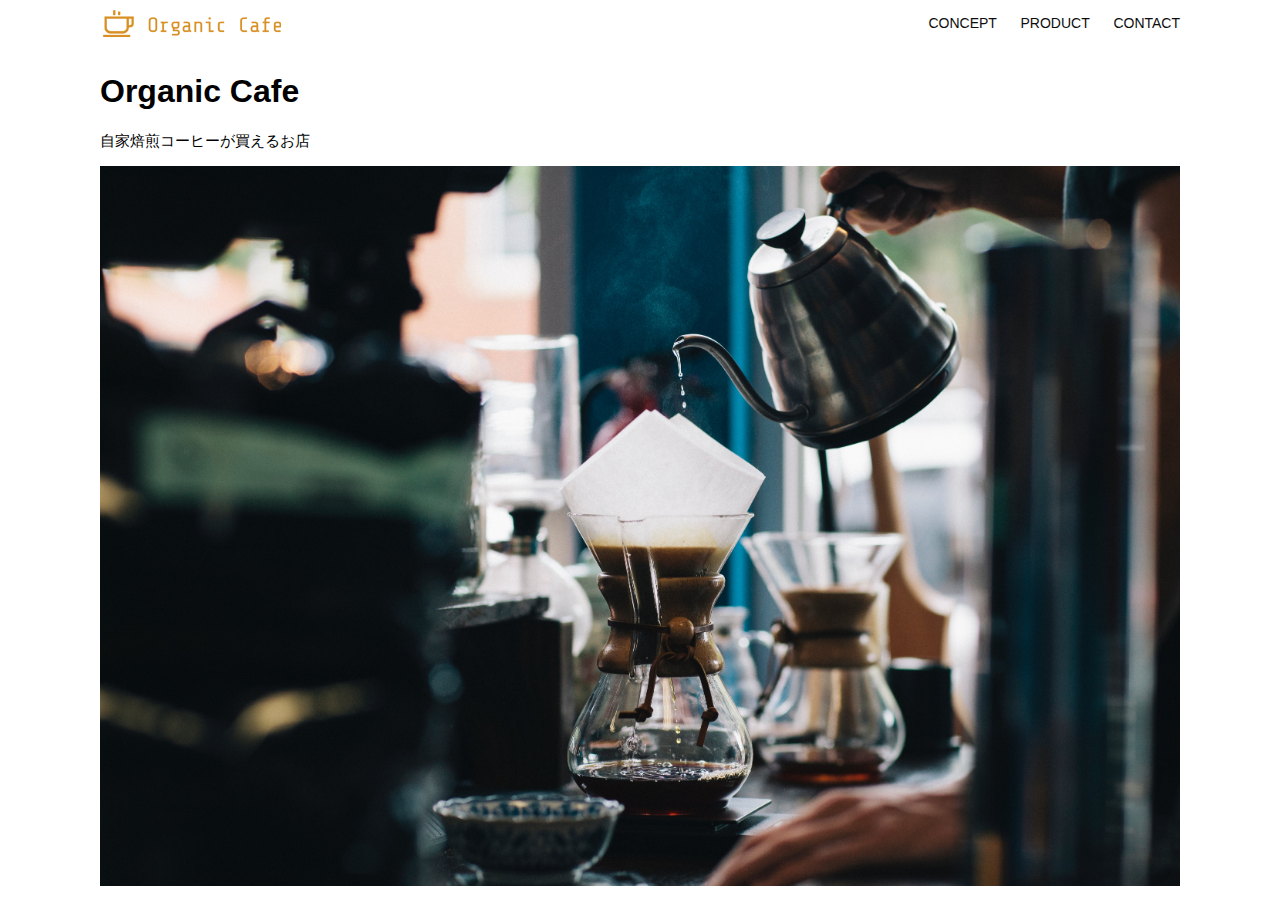
<file: html-css-kadai_013/index.html>
<!DOCTYPE html>
<html>
  <head>
    <title>Organic Cafe</title>
    <meta charset="UTF-8" />
    <meta name="description" content="自家焙煎のコーヒーがお家で楽しめるOrganic Cafe">
    <meta name="viewport" content="width=device-width, initial-scale=1.0">
    <link rel="stylesheet" href="style.css">
  </head>
  <body>
    <!-- ヘッダー -->
    <header>
      <!-- ロゴ -->
      <a href="index.html" id="logo"><img src="images/logo.png" alt="トップページに戻る"></a>

      <!-- PC用ナビゲーション -->
      <nav id="nav-pc">
        <a href="index.html#concept">CONCEPT</a>
        <a href="index.html#product">PRODUCT</a>
        <a href="index.html#contact">CONTACT</a>
      </nav>
      <!-- スマホ用メニューボタン -->
       <img id="menu-sp" src="images/button-menu.png" alt="ナビゲーションを開く" onclick="document.getElementById('nav-sp').style.display = 'block'">
      
       <!-- スマホ用ナビゲーション -->
       <nav id="nav-sp">
        <ul>
          <li>
          <img id="close" src="images/button-close.png" alt="ナビゲーションを閉じる" onclick="document.getElementById('nav-sp').style.display = 'none'">
          </li>
          <li>
            <a id="logo-sp" href="index.html" onclick="document.getElementById('nav-sp').style.display = 'none'">
            <img src="images/logo-sp.png" alt="トップページに戻る"></a>
          </li>
          <li><a class="menu" href="index.html#concept" onclick="document.getElementById('nav-sp').style.display = 'none'">CONCEPT</a></li>
          <li><a class="menu" href="index.html#product" onclick="document.getElementById('nav-sp').style.display = 'none'">PRODUCT</a></li>
          <li><a class="menu" href="index.html#contact" onclick="document.getElementById('nav-sp').style.display = 'none'">CONTACT</a></li>
          </ul>
        </nav>
       </div>
    </header>

    <main>
      <article>
        <!-- メインビジュアル -->
        <section id="main-visual">
            <h1>Organic Cafe</h1>
            <p>自家焙煎コーヒーが買えるお店</p>
          <img src="images/main-image.jpg" alt="コーヒーをハンドドリップで淹れる画像">
        </section>
      </article>
    </main>
  </body>
</html>
</file>
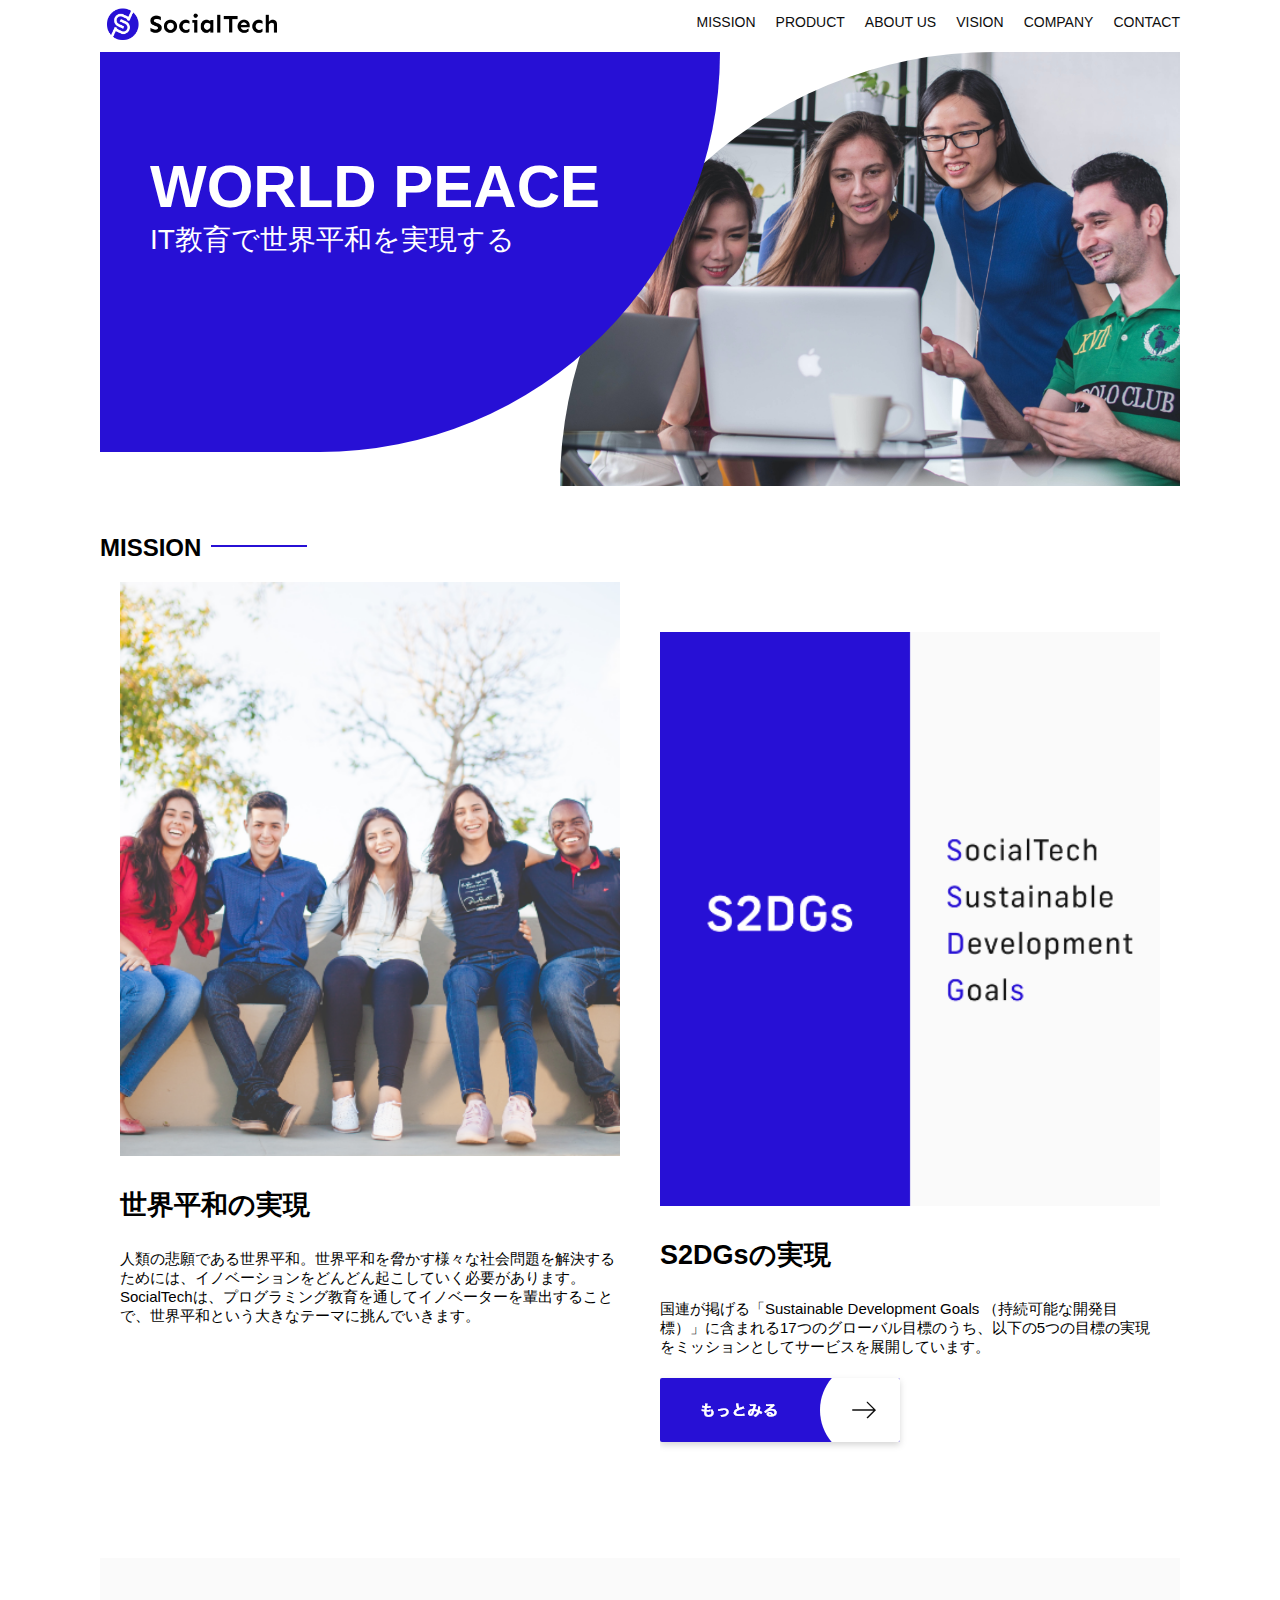
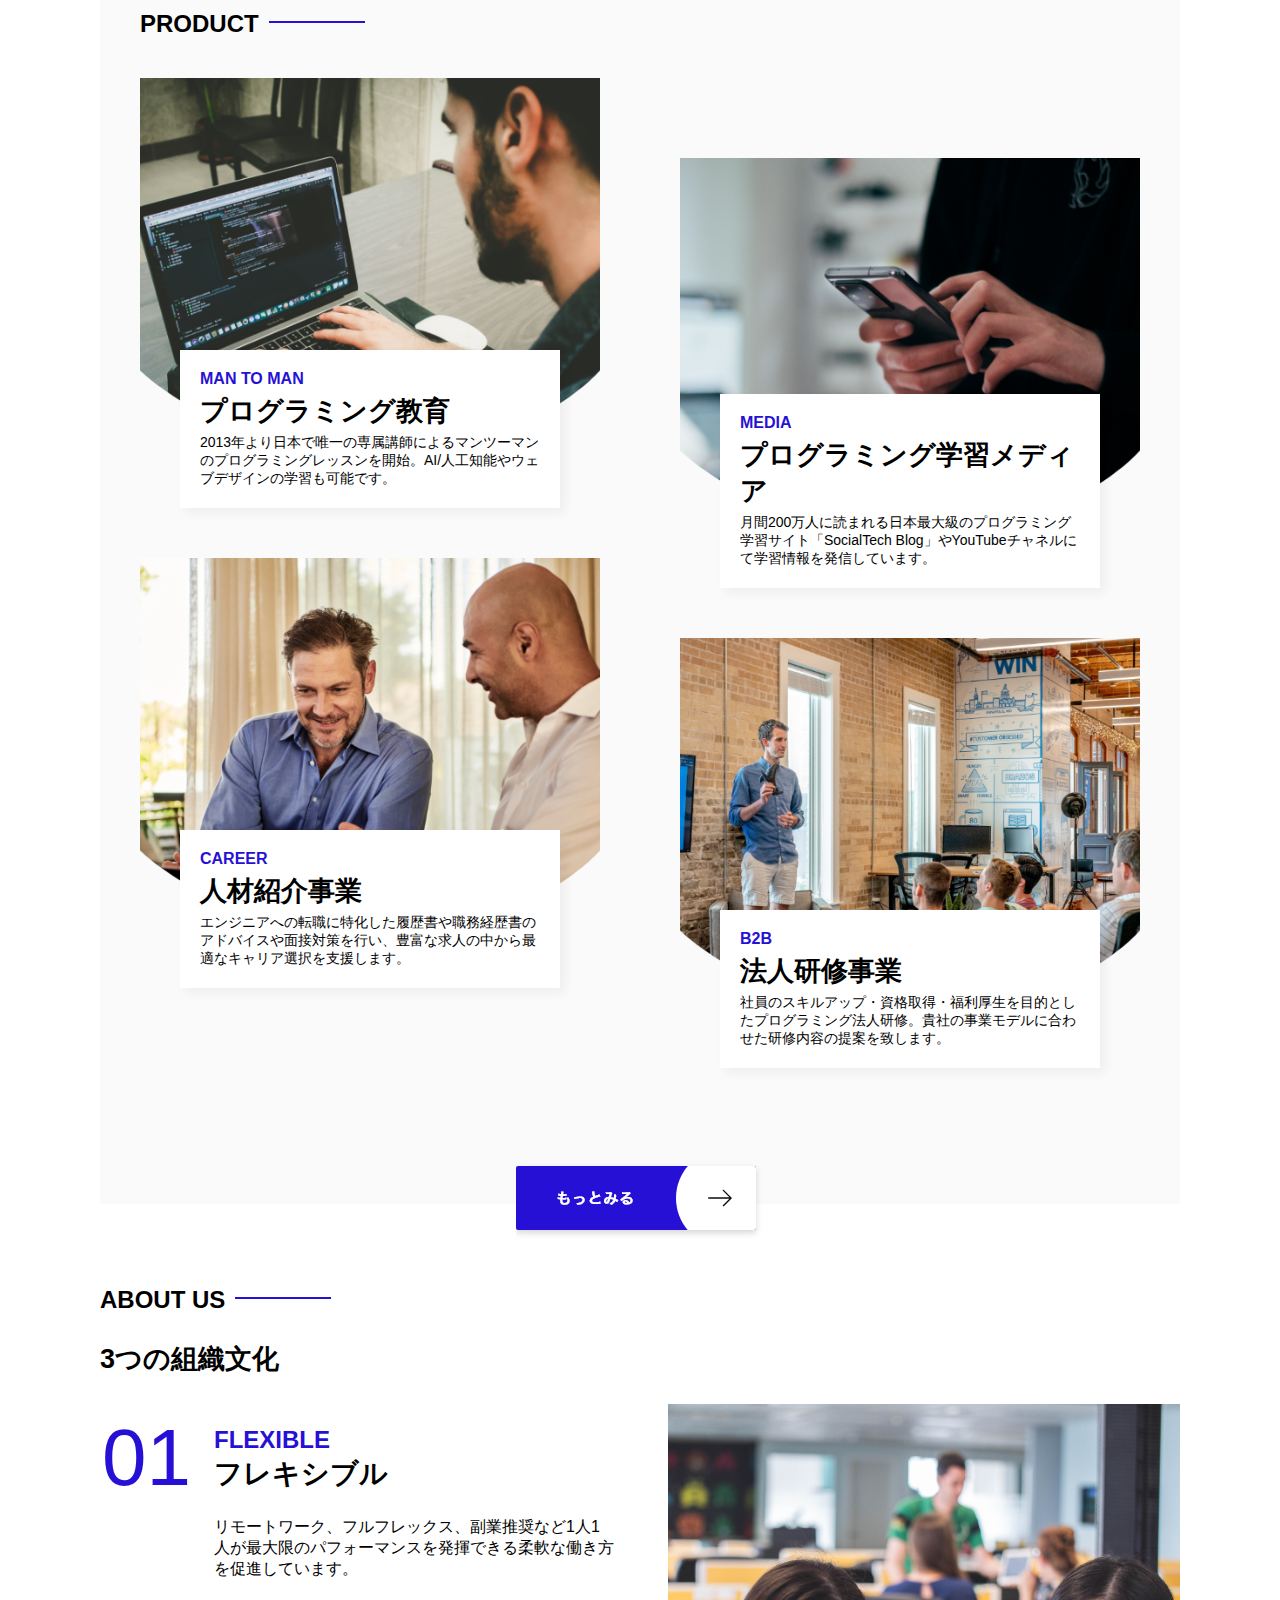
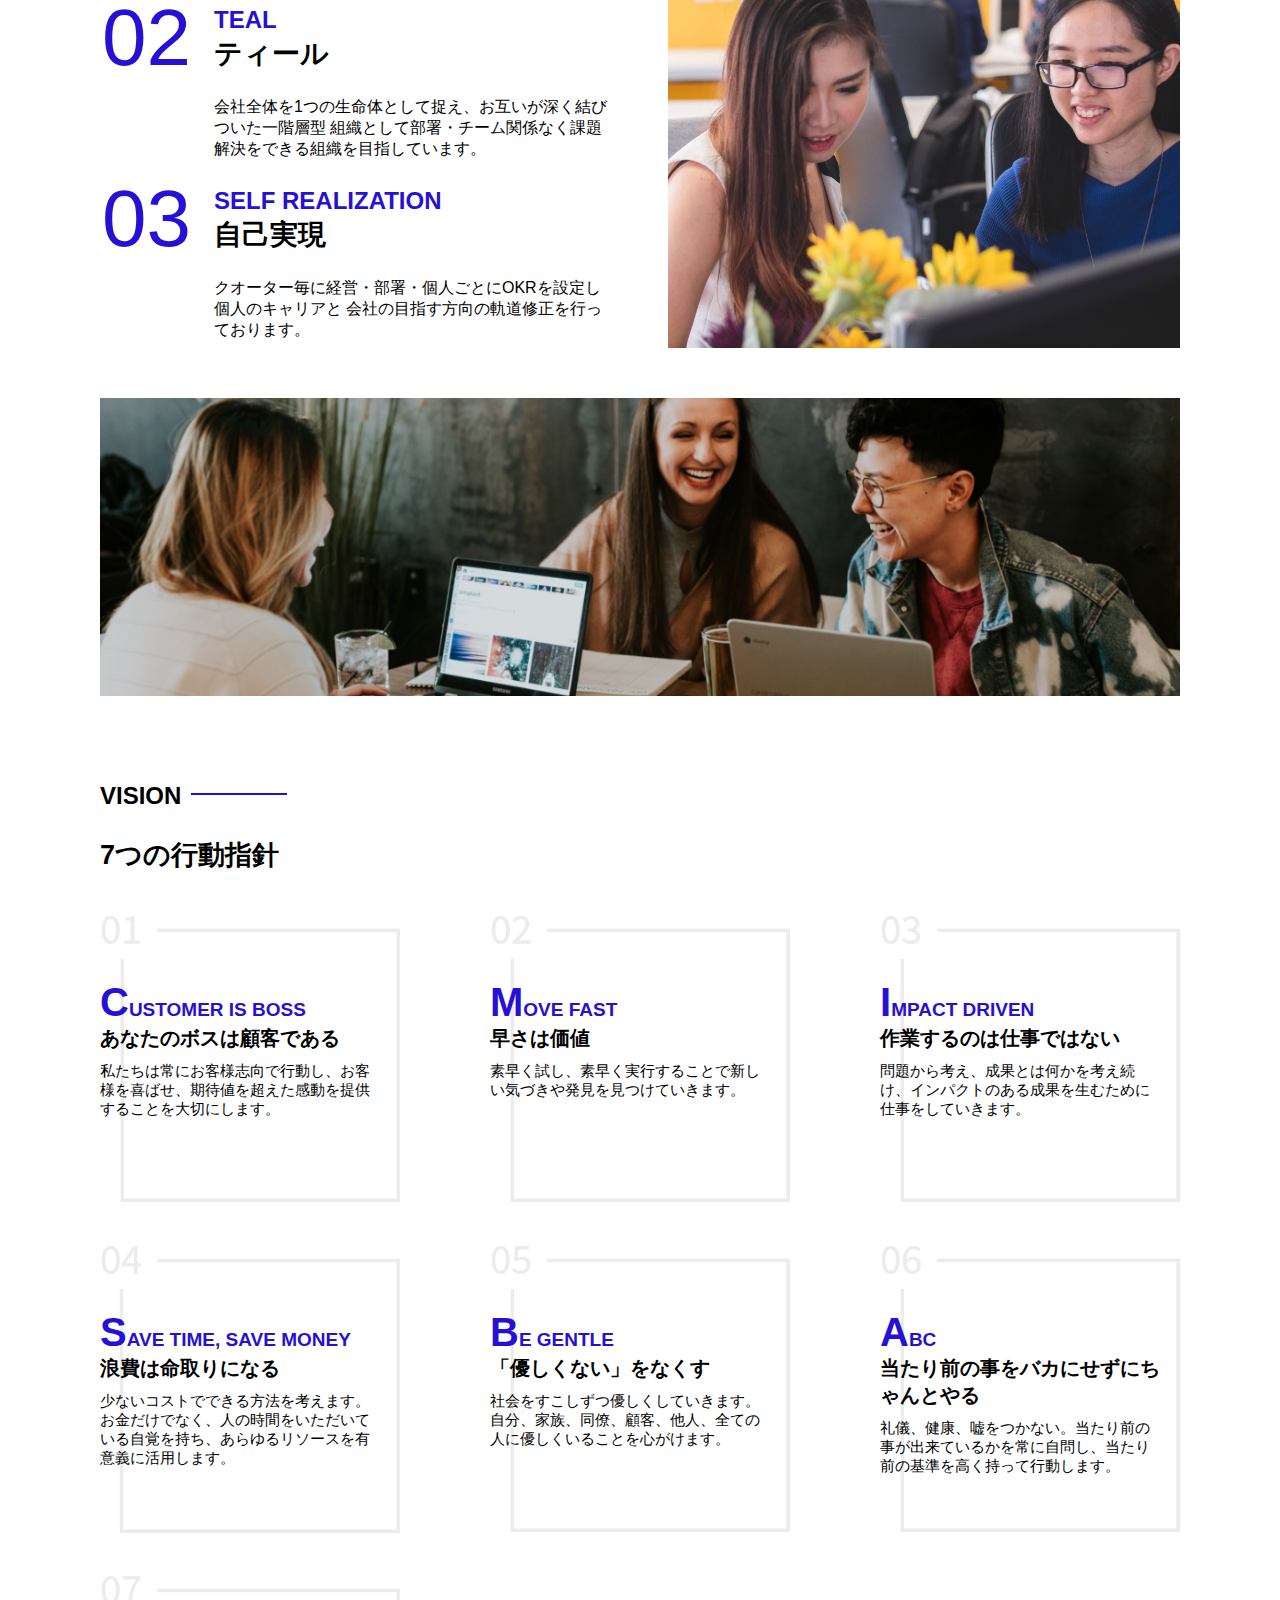
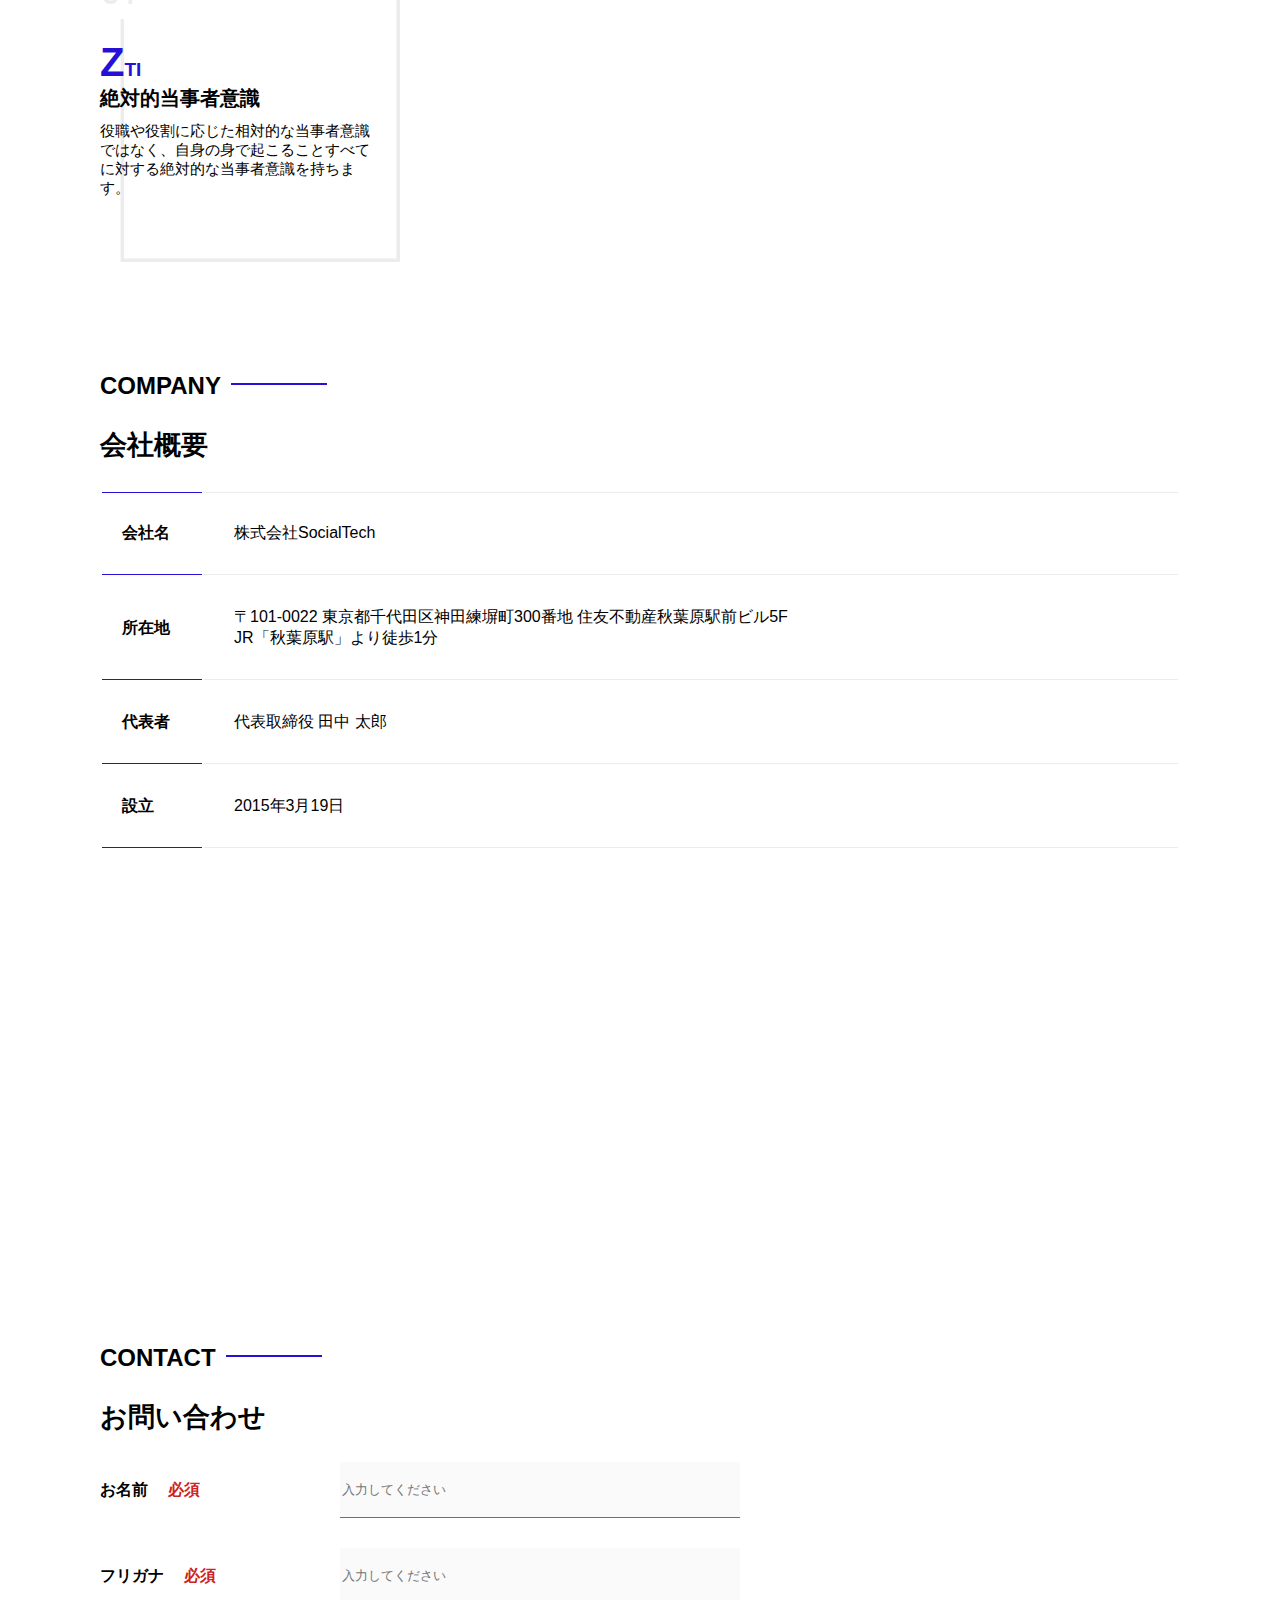
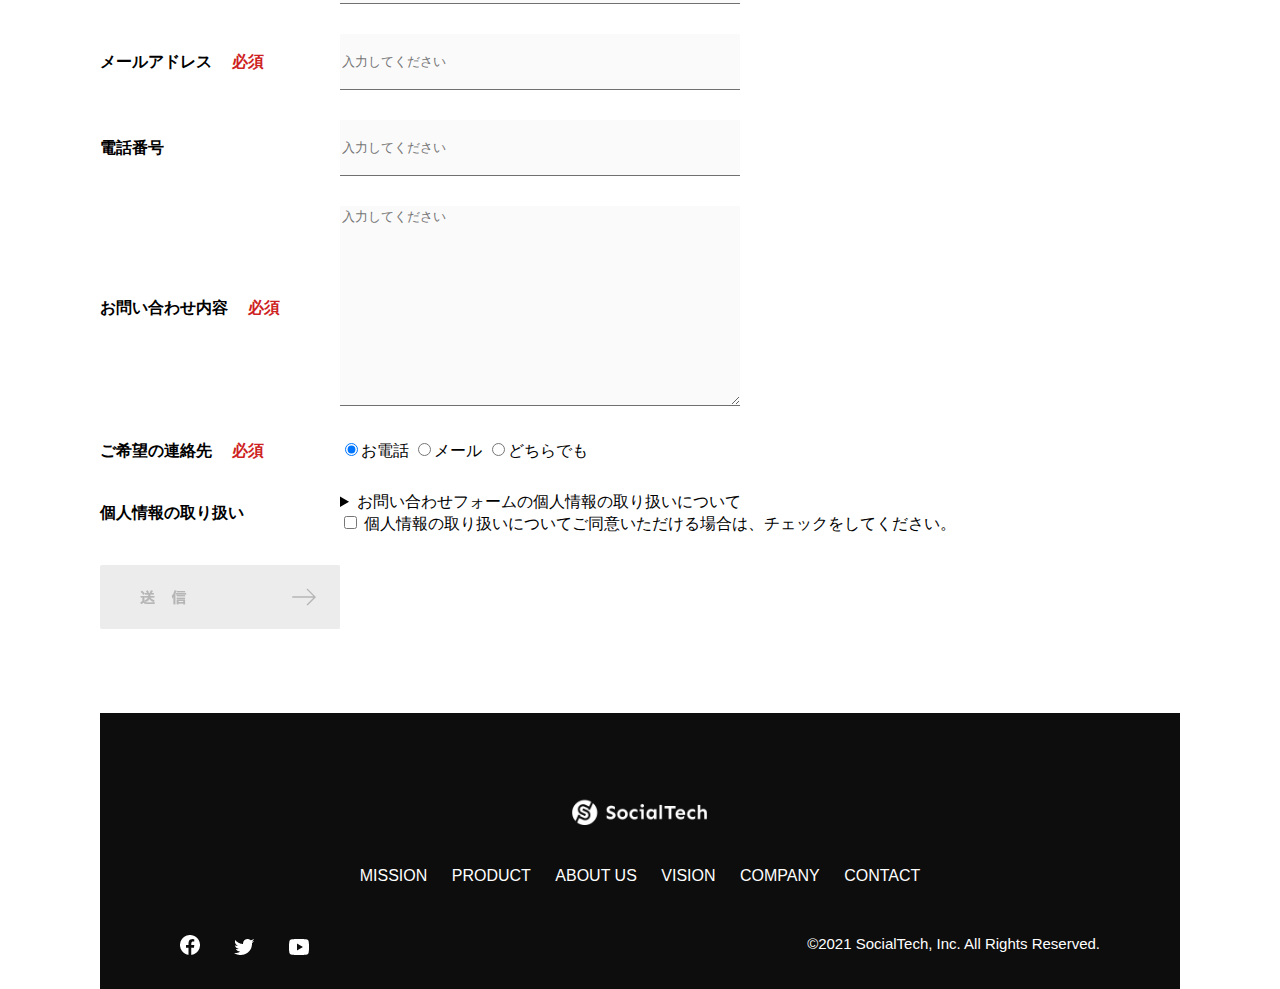
<file: kadai_tutorial_output/index.html>
<!DOCTYPE html>
<html>
<head>
    <title>SocialTech</title>
    <meta charset="utf-8">
    <meta name="description" content="SocialTechはEdTech業界のリーディングカンパニーを目指します。">
    <meta name="viewport" content="width=device-width, initial-scale=1.0">
    <link rel="stylesheet" href="style.css">
</head>
<body>
    <!-- ヘッダー -->
     <header>
        <!-- ロゴ -->
        <a href="index.html" id="logo">
        <img src="images/logo.png" alt="トップページに戻る">
        </a>
        <!-- PC用ナビゲーション -->
         <nav id="nav-pc">
            <ul>
                <li><a href="mission.html">MISSION</a></li>
                <li><a href="product.html">PRODUCT</a></li>
                <li><a href="index.html#aboutus">ABOUT US</a></li>
                <li><a href="index.html#vision">VISION</a></li>
                <li><a href="index.html#company">COMPANY</a></li>
                <li><a href="index.html#contact">CONTACT</a></li>
            </ul>
         </nav>
         <!-- スマホ用メニューボタン -->
          <button id="menu-sp" onclick="document.getElementById('nav-sp').style.display = 'block'">
            <img src="images/button-menu.png" alt="ナビゲーションを開く">
          </button>
          <!-- スマホ用ナビゲーション -->
           <div id="nav-sp">
            <button id="close" onclick="document.getElementById('nav-sp').style.display = 'none'">
                <img src="images/button-close.png" alt="ナビゲーションを閉じる">
            </button>
 
            <nav>
                <ul>
                    <li>
                        <a  id="logo-sp" href="index.html" onclick="document.getElementById('nav-sp').style.display = 'none'"><img src="images/logo-sp.png" alt="トップページに戻る"></a>
                    </li>
                    <li><a class="menu" href="mission.html" onclick="document.getElementById('nav-sp').style.display  = 'none'">MISSION</a></li>
                    <li><a class="menu" href="product.html" onclick="document.getElementById('nav-sp').style.display = 'none'">PRODUCT</a></li>
                    <li><a class="menu" href="index.html#aboutus" onclick="document.getElementById('nav-sp').style.display = 'none'">ABOUT US</a></li>
                    <li><a class="menu" href="index.html#vision" onclick="document.getElementById('nav-sp').style.display = 'none'">VISION</a></li>
                    <li><a class="menu" href="index.html#company" onclick="document.getElementById('nav-sp').style.display = 'none'">COMPANY</a></li>
                    <li><a class="menu" href="index.html#contact" onclick="document.getElementById('nav-sp').style.display = 'none'">CONTACT</a></li>
                </ul>
            </nav>
            <div id="sns">
                <a href="https://www.facebook.com/sejuku2013">
                    <img src="images/button-facebook.png" alt="Facebookのリンク">
                </a>
                <a href="https://twitter.com/samuraijuku">
                    <img src="images/button-twitter.png" alt="Twitterのリンク">
                </a>
                <a href="https://www.youtube.com/channel/UCCFOQO5aDK0xXam4cUQXT8g">
                    <img src="images/button-youtube.png" alt="YouTubeのリンク">
                </a>
            </div>
           </div>
     </header>
     <main>
        <article>
            <!-- メインビジュアル -->
            <section id="main-visual">
                <div id="main-message">
                    <h1>WORLD PEACE</h1>
                    <p>IT教育で世界平和を実現する</p>
                </div>
                <img src="images/index/index-main.png" alt="PCの周りに集まる多国籍の仲間たち">
            </section>
            <!--ミッション-->
             <section id="mission">
                <h2 class="index-h2">MISSION</h2>
                <div id="mission-flex">
                    <div>
                        <img id="mission-photo" src="images/index/index-mission.png" alt="屋外のベンチで写真を撮影する多国籍の仲間たち">
                        <h3>世界平和の実現</h3>
                        <p>
                            人類の悲願である世界平和。世界平和を脅かす様々な社会問題を解決するためには、イノベーションをどんどん起こしていく必要があります。SocialTechは、プログラミング教育を通してイノベーターを輩出することで、世界平和という大きなテーマに挑んでいきます。
                        </p>
                    </div>
                    <div>
                        <img id="s2dgs" src="images/index/s2dgs.png" alt="S2DGs">
                        <h3>S2DGsの実現</h3>
                        <p>国連が掲げる「Sustainable Development Goals （持続可能な開発目標）」に含まれる17つのグローバル目標のうち、以下の5つの目標の実現をミッションとしてサービスを展開しています。</p>
                        <a href="mission.html">
                            <img src="images/button-more.png" alt="もっとみる">
                        </a>
                    </div>
                </div>
             </section>
             <!-- プロダクト -->
              <section id="product">
                <h2 class="index-h2">PRODUCT</h2>
                <div class="product-flex">
                    <div id="product-left">
                        <div>

                    
                            <img class="product-photo" src="images/index/index-mantoman.png" alt="PCでコードを書く男性">
                            <div  class="product-explain">
                                <span>MAN TO MAN</span>
                                <h3>プログラミング教育</h3>
                                <p>2013年より日本で唯一の専属講師によるマンツーマンのプログラミングレッスンを開始。AI/人工知能やウェブデザインの学習も可能です。</p>
                            </div>
                        </div>
                        <div>
                            <img class="product-photo" src="images/index/index-career.png" alt="笑顔で話し合う2人の男性">
                            <div class="product-explain">
                                <span>CAREER</span>
                                <h3>人材紹介事業</h3>
                                <p>エンジニアへの転職に特化した履歴書や職務経歴書のアドバイスや面接対策を行い、豊富な求人の中から最適なキャリア選択を支援します。</p>
                            </div>
                        </div>
                    </div>
                    <div id="product-right">
                        <div>
                            <img class="product-photo" src="images/index/index-media.png" alt="スマートフォンを操作する人">
                            <div class="product-explain">
                                <span>MEDIA</span>
                                <h3>プログラミング学習メディア</h3>
                                <p>月間200万人に読まれる日本最大級のプログラミング学習サイト「SocialTech Blog」やYouTubeチャネルにて学習情報を発信しています。</p>
                            </div>
                        </div>
                        <div>
                            <img class="product-photo" src="images/index/index-b2b.png" alt="講演中の男性とそれを聴く人々">
                            <div class="product-explain">
                                <span>B2B</span>
                                <h3>法人研修事業</h3>
                                <p>社員のスキルアップ・資格取得・福利厚生を目的としたプログラミング法人研修。貴社の事業モデルに合わせた研修内容の提案を致します。</p>
                            </div>
                        </div>
                    </div>
                </div>
                <div id="product-more">
                    <a href="product.html">
                        <img src="images/button-more.png" alt="もっとみる">
                    </a>
                </div>
              </section>
              <!-- ABOUT US -->
               <section id="aboutus">
                <h2 class="index-h2">ABOUT US</h2>
                <h3>3つの組織文化</h3>
                <div>
                    <table class="culture-table">
                        <tr>
                            <td class="culture-num">01</td>
                            <th><span class="culture-en">FLEXIBLE</span><br>フレキシブル</th>
                        </tr>
                        <tr>
                            <td>
                                <!-- 空のセル -->
                            </td>
                            <td class="culture-description">リモートワーク、フルフレックス、副業推奨など1人1人が最大限のパフォーマンスを発揮できる柔軟な働き方を促進しています。</td>
                        </tr>
                        <tr>
                            <td class="culture-num">02</td>
                            <th><span class="culture-en">TEAL</span><br>ティール</th>
                        </tr>
                        <tr>
                            <td>
                                <!-- 空のセル -->
                            </td>
                            <td class="culture-description">会社全体を1つの生命体として捉え、お互いが深く結びついた一階層型 組織として部署・チーム関係なく課題解決をできる組織を目指しています。</td>
                        </tr>
                        <tr>
                            <td class="culture-num">03</td>
                            <th><span class="culture-en">SELF REALIZATION</span><br>自己実現</th>
                        </tr>
                        <tr>
                            <td>
                                <!-- 空のセル -->
                            </td>
                            <td class="culture-description">クオーター毎に経営・部署・個人ごとにOKRを設定し個人のキャリアと 会社の目指す方向の軌道修正を行っております。</td>
                        </tr>
                    </table>
                    <img class="culture-img" src="images/index/index-aboutus1.png" alt="笑顔で話し合う2人の女性">
                </div>
                <img class="culture-img2" src="images/index/index-aboutus2.png" alt="笑顔で話し合う3人の男女">
               </section>
               <!-- VISION -->
                <section id="vision">
                    <h2 class="index-h2">VISION</h2>
                    <h3>7つの行動指針</h3>
                    <div>
                        <div class="vision-box">
                            <img src="images/index/vision-01.png" alt="01">
                            <div>
                                <h4>CUSTOMER IS BOSS</h4>
                                <h5>あなたのボスは顧客である</h5>
                                <p>私たちは常にお客様志向で行動し、お客様を喜ばせ、期待値を超えた感動を提供することを大切にします。</p>
                            </div>
                        </div>
                        <div class="vision-box">
                            <img src="images/index/vision-02.png" alt="02">
                            <div>
                                <h4>MOVE FAST</h4>
                                <h5>早さは価値</h5>
                                <p>素早く試し、素早く実行することで新しい気づきや発見を見つけていきます。</p>
                            </div>
                        </div>
                        <div class="vision-box">
                            <img src="images/index/vision-03.png" alt="03">
                            <div>
                                <h4>IMPACT DRIVEN</h4>
                                <h5>作業するのは仕事ではない</h5>
                                <p>問題から考え、成果とは何かを考え続け、インパクトのある成果を生むために仕事をしていきます。</p>
                            </div>
                        </div>
                        <div class="vision-box">
                            <img src="images/index/vision-04.png" alt="04">
                            <div>
                                <h4>SAVE TIME, SAVE MONEY</h4>
                                <h5>浪費は命取りになる</h5>
                                <p>少ないコストでできる方法を考えます。お金だけでなく、人の時間をいただいている自覚を持ち、あらゆるリソースを有意義に活用します。</p>
                            </div>
                        </div>
                        <div class="vision-box">
                            <img src="images/index/vision-05.png" alt="05">
                            <div>
                                <h4>BE GENTLE</h4>
                                <h5>「優しくない」をなくす</h5>
                                <p>社会をすこしずつ優しくしていきます。自分、家族、同僚、顧客、他人、全ての人に優しくいることを心がけます。</p>
                            </div>
                        </div>
                        <div class="vision-box">
                            <img src="images/index/vision-06.png" alt="06">
                            <div>
                                <h4>ABC</h4>
                                <h5>当たり前の事をバカにせずにちゃんとやる</h5>
                                <p>礼儀、健康、嘘をつかない。当たり前の事が出来ているかを常に自問し、当たり前の基準を高く持って行動します。</p>
                            </div>
                        </div>
                        <div class="vision-box">
                            <img src="images/index/vision-07.png" alt="07">
                            <div>
                                <h4>ZTI</h4>
                                <h5>絶対的当事者意識</h5>
                                <p>役職や役割に応じた相対的な当事者意識ではなく、自身の身で起こることすべてに対する絶対的な当事者意識を持ちます。</p>
                            </div>
                        </div> 
                    </div>
                </section>
                <!-- COMPANY -->
                 <section id="company">
                    <h2 class="index-h2">COMPANY</h2>
                    <h3>会社概要</h3>
                        <table id="company-table">
                            <tr>
                                <th class="tableheader tableheader-first">会社名</th>
                                <td class="cell cell-first">株式会社SocialTech</td>
                            </tr>
                            <tr>
                                <th class="tableheader">所在地</th>
                                <td class="cell">〒101-0022 東京都千代田区神田練塀町300番地 住友不動産秋葉原駅前ビル5F<br>JR「秋葉原駅」より徒歩1分</td>
                            </tr>
                            <tr>
                                <th class="tableheader">代表者</th>
                                <td class="cell">代表取締役 田中 太郎</td>
                            </tr>
                            <tr>
                                <th class="tableheader">設立</th>
                                <td class="cell">2015年3月19日</td>
                            </tr>
                        </table>
                        <iframe src="https://www.google.com/maps/embed?pb=!1m18!1m12!1m3!1d3240.0688551336793!2d139.77207767636907!3d35.699923172581265!2m3!1f0!2f0!3f0!3m2!1i1024!2i768!4f13.1!3m3!1m2!1s0x60188fee13660e23%3A0x77137876edf742ac!2z5L2P5Y-L5LiN5YuV55Sj56eL6JGJ5Y6f6aeF5YmN44OT44Or!5e0!3m2!1sja!2sjp!4v1739339605517!5m2!1sja!2sjp" 
                        style="border: 0" allowfullscreen="" loading="lazy">
                        </iframe>
                 </section>
                <!-- お問い合わせフォーム -->
                 <section id="contact">
                    <h2 class="index-h2">CONTACT</h2>
                    <h3>お問い合わせ</h3>
                    <form>
                        <div>
                            <div class="contact-heading">
                                <label class="contact-label">お名前<span class="contact-span">必須</span></label>
                            </div>
                            <div>
                                <input type="text" name="name" placeholder="入力してください" class="contact-textbox">
                            </div>
                            </div>
                            <div>
                                <div class="contact-heading">
                                    <label class="contact-label">フリガナ<span class="contact-span">必須</span></label>
                                </div>
                                <div>
                                    <input type="text" name="hurigana" placeholder="入力してください" class="contact-textbox">
                                </div>
                            </div>
                            <div>
                                <div class="contact-heading">
                                    <label class="contact-label">メールアドレス<span class="contact-span">必須</span></label>
                                </div>
                                <div>
                                    <input type="text" name="email" placeholder="入力してください" class="contact-textbox">
                                </div>
                            </div>
                            <div>
                                <div class="contact-heading">
                                    <label class="contact-label">電話番号</label>
                                </div>
                                <div>
                                    <input type="text" name="tel" placeholder="入力してください" class="contact-textbox">
                                </div>
                            </div>
                            <div>
                                <div class="contact-heading">
                                    <label class="contact-label">お問い合わせ内容<span class="contact-span">必須</span></label>
                                </div>
                                <div>
                                    <textarea class="contact-textarea" placeholder="入力してください" name="message"></textarea>
                                </div>
                            </div>
                            <div>
                                <div class="contact-heading">
                                    <label class="contact-label">ご希望の連絡先<span class="contact-span">必須</span></label>
                                </div>
                                <div>
                                    <input class="radiobutton" type="radio" value="tel" name="contact" checked><label>お電話</label>
                                    <input class="radiobutton" type="radio" value="mail" name="contact"><label>メール</label>
                                    <input class="radiobutton" type="radio" value="both" name="contact"><label>どちらでも</label>
                                </div>
                            </div>
                            <div>
                                <div class="contact-heading">
                                    <label class="contact-label">個人情報の取り扱い</label>
                                </div>
                                <div>
                                    <details>
                                        <summary>お問い合わせフォームの個人情報の取り扱いについて</summary>
                                        <div>
                                            <dl>
                                                <dt>１．組織の名称又は氏名</dt>
                                                <dd>株式会社SocialTech</dd>
                                                <dt>２．個人情報保護管理者（若しくはその代理人）の氏名又は職名、所属及び連絡先</dt>
                                                <dd>
                                                    <p>鈴木 一郎 コーポレート部</p>
                                                    <p>メールアドレス：samurai@example.com</p>
                                                    <p>TEL：03-1234-5678</p>
                                                </dd>
                                                <dt>３．個人情報の利用目的</dt>
                                                <dd>
                                                    <ul>
                                                        <li>本サービス及び本サービスに関連する情報の提供又はそれらに関する連絡のため</li>
                                                        <li>ユーザーの本人確認のため</li>
                                                        <li>当社サービスのご案内のため</li>
                                                        <li>当社の商品等の広告または宣伝（電子メールによるものを含むものとします。）</li>
                                                    </ul>
                                                </dd>
                                                <dt>４．個人情報の取り扱い業務の委託</dt>
                                                <dd>個人情報の取扱業務の全部または一部を外部に業務委託する場合があります。その際、弊社は、個人情報を適切に保護できる管理体制を敷き実行していることを条件として委託先を厳選したうえで、機密保持契約を委託先と締結し、お客様の個人情報を厳密に管理させます。</dd>
                                                <dt>５．個人情報の開示等の請求</dt>
                                                <dd>
                                                    お客様は、弊社に対してご自身の個人情報の開示等（利用目的の通知、開示、内容の訂正・追加・削除、利用の停止または消去、第三者への提供の停止）に関して、当社問合わせ窓口に申し出ることができます。<br>
                                                    その際、弊社はお客様ご本人を確認させていただいたうえで、合理的な期間内に対応いたします。<br>
                                                    なお、個人情報に関する弊社問合わせ先は、次の通りです。
                                                </dd>
                                                <dd>
                                                    <p>株式会社SocialTech　個人情報問合せ窓口</p>
                                                    <p>〒150-0043　東京都千代田区神田練塀町300番地 住友不動産秋葉原駅前ビル5F</p>
                                                    <p>メールアドレス：samurai@example.com　TEL：03-1234-5678</p>
                                                </dd>

                                                <dt>６．個人情報を提供されることの任意性について</dt>
                                                <dd>お客様がご自身の個人情報を弊社に提供されるか否かは、お客様のご判断によりますが、もしご提供されない場合には、適切なサービスが提供できない場合がありますので予めご了承ください。</dd>
                                            </dl>
                                        </div>
                                        </details>
                                        <input type="checkbox" name="agree">
                                        <span>個人情報の取り扱いについてご同意いただける場合は、チェックをしてください。</span>
                                    </div>
                            </div>
                            <input type="image" src="images/button-submit.png" alt="送信する">
                    </form>
                 </section>
            </article>
     </main>

        <footer>
            <div id="footer-logo">
                <img src="images/logo-sp.png" alt="SocialTech">
            </div>
            <div id="footer-link">
                <a href="mission.html">MISSION</a>
                <a href="product.html">PRODUCT</a>
                <a href="index.html#aboutus">ABOUT US</a>
                <a href="index.html#vision">VISION</a>
                <a href="index.html#company">COMPANY</a>
                <a href="index.html#contact">CONTACT</a>
            </div>
                <div id="sns-footer">
                    <div class="sns-btns">
                        <a href="https://www.facebook.com/sejuku2013"><img src="images/button-facebook.png" alt="Facebookのリンク"></a>
                        <a href="https://twitter.com/samuraijuku"><img src="images/button-twitter.png" alt="Twitterのリンク"></a>
                        <a href="https://www.youtube.com/channel/UCCFOQO5aDK0xXam4cUQXT8g"><img src="images/button-youtube.png" alt="YouTubeのリンク"></a>
                    </div>
                    <p id="copyright">&copy;2021 SocialTech, Inc. All Rights Reserved.</p>
                </div>
        </footer>
</body>

</html>
</file>
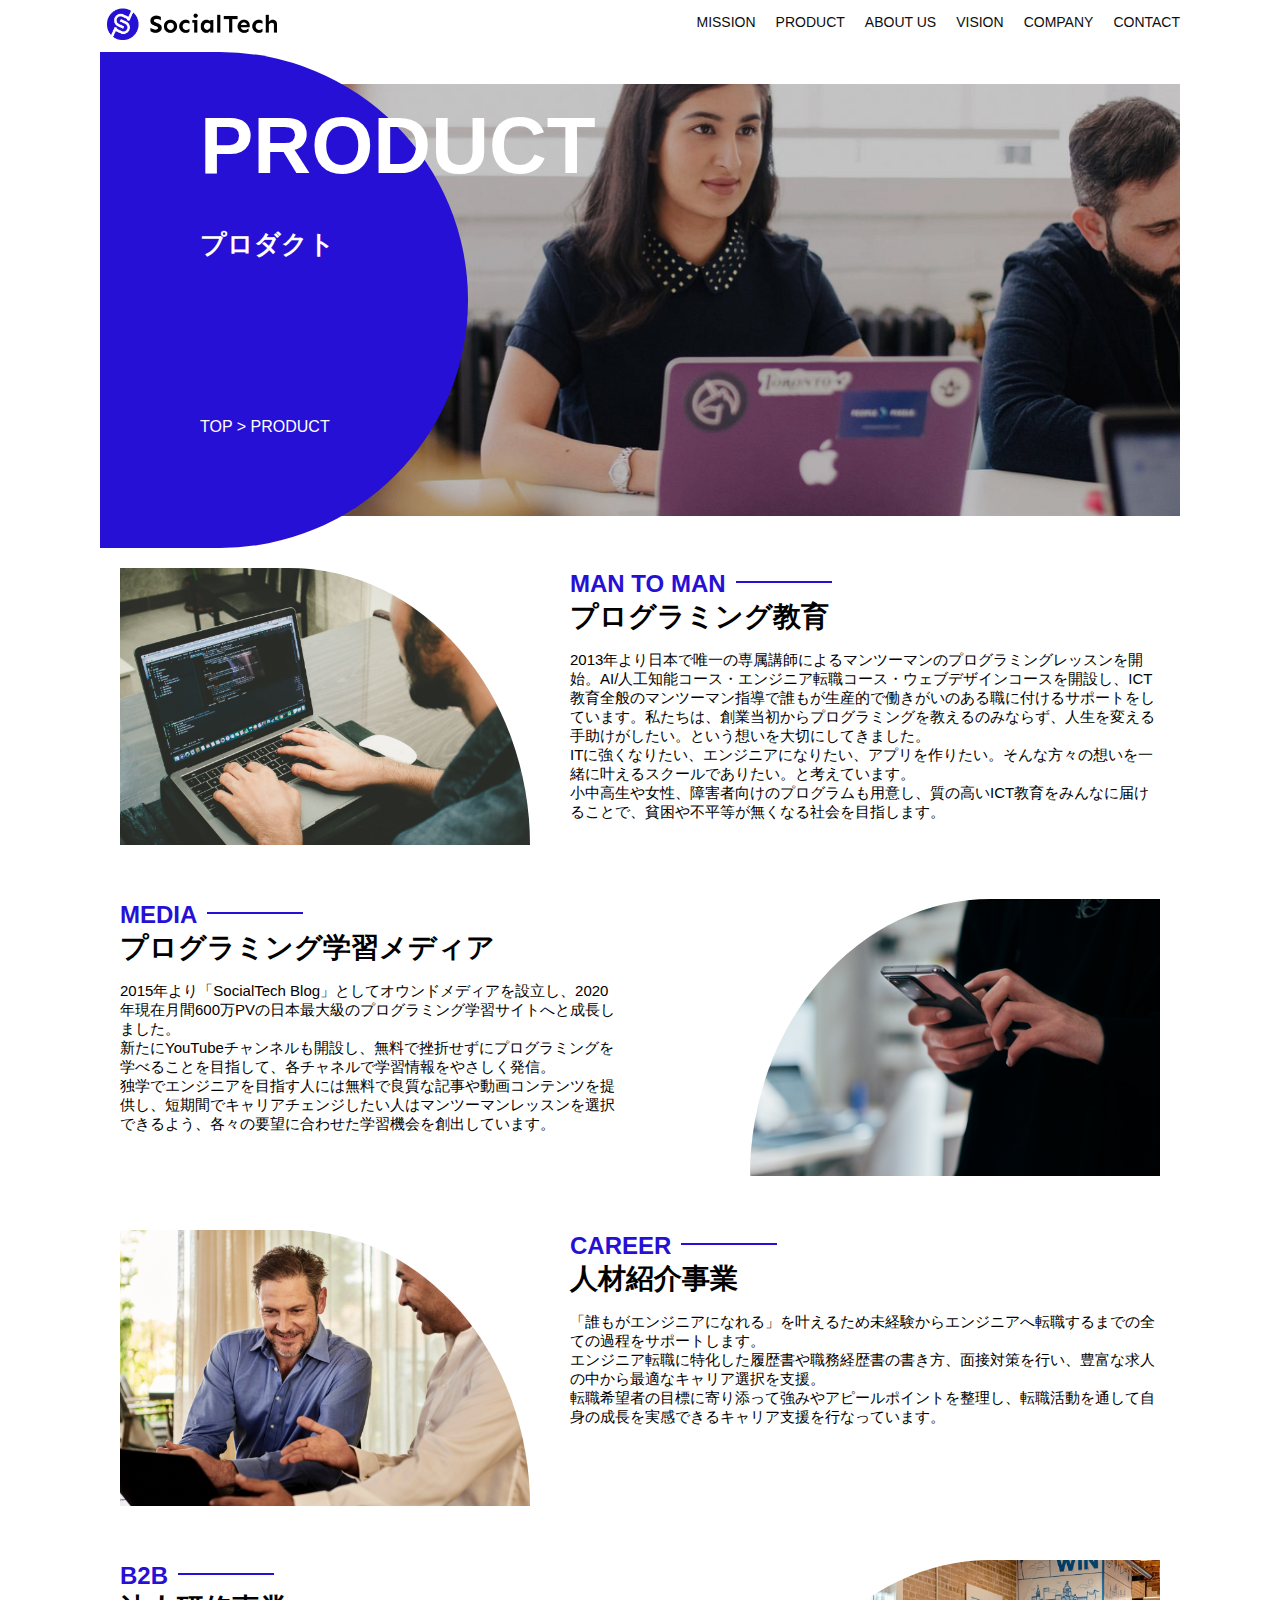
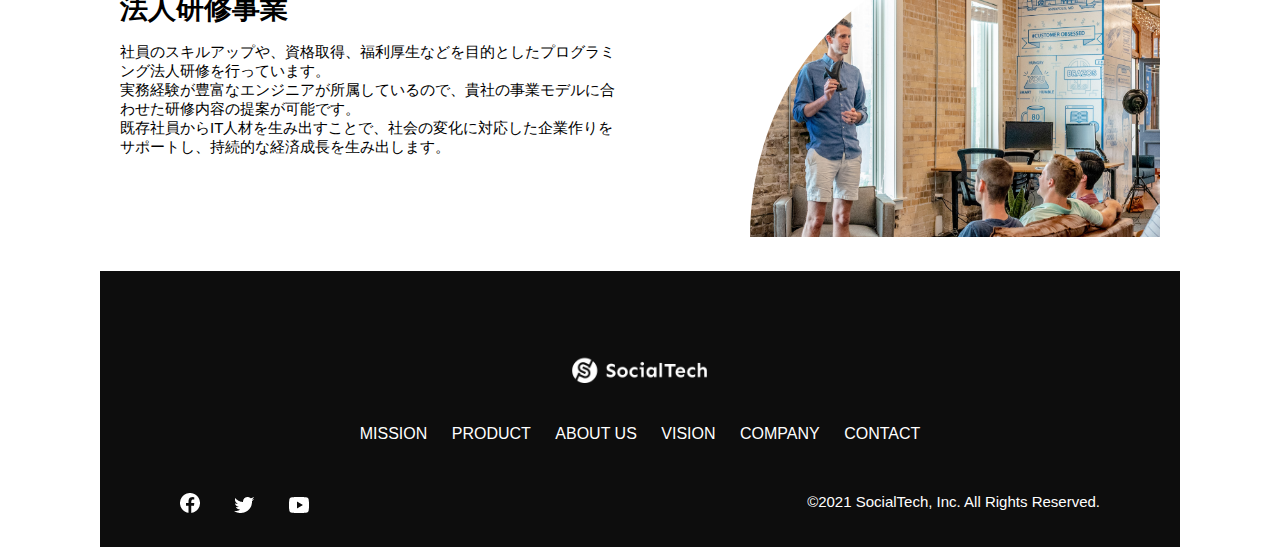
<file: kadai_tutorial_output/product.html>
<!DOCTYPE html>
<html>
<head>
    <title>SocialTech -PRODUCT プロダクト-</title>
    <meta charset="utf-8">
    <meta name="description" content="SocialTechの4つのプロダクトを紹介します">
    <meta name="viewport" content="width=device-width, initial-scale=1.0">
    <link rel="stylesheet" href="style.css">
</head>

<body>
    <!-- ヘッダー -->
     <header>
        <!-- ロゴ -->
         <a href="index.html" id="logo">
            <img src="images/logo.png" alt="トップページに戻る">
         </a>

         <!-- PC用ナビゲーション -->
          <nav id="nav-pc">
            <ul>
                <li><a href="mission.html">MISSION</a></li>
                <li><a href="product.html">PRODUCT</a></li>
                <li><a href="index.html#aboutus">ABOUT US</a></li>
                <li><a href="index.html#vision">VISION</a></li>
                <li><a href="index.html#company">COMPANY</a></li>
                <li><a href="index.html#contact">CONTACT</a></li>
            </ul>
          </nav>

          <!-- スマホ用メニューボタン -->
            <button id="menu-sp" onclick="document.getElementById('nav-sp').style.display = 'block'">
                <img src="images/button-menu.png" alt="ナビゲーションを開く">
            </button>
        <!-- スマホ用ナビゲーション -->
            <div id="nav-sp">
                <button id="close" onclick="document.getElementById('nav-sp').style.display = 'none'">
                    <img src="images/button-close.png" alt="ナビゲーションを閉じる">
                </button>

                <nav>
                    <ul>
                        <li>
                            <a id="logo-sp" href="index.html" onclick="document.getElementById('nav-sp').style.display = 'none'"><img src="images/logo-sp.png" alt="トップページに戻る"></a>
                        </li>
                        <li><a class="menu" href="mission.html" onclick="document.getElementById('nav-sp').style.display = 'none'">MISSION</a></li>
                        <li><a class="menu" href="product.html" onclick="document.getElementById('nav-sp').style.display = 'none'">PRODUCT</a></li>
                        <li><a class="menu" href="index.html#aboutus" onclick="document.getElementById('nav-sp').style.display = 'none'">ABOUT US</a></li>
                        <li><a class="menu" href="index.html#vision" onclick="document.getElementById('nav-sp').style.display = 'none'">VISION</a></li>
                        <li><a class="menu" href="index.html#company" onclick="document.getElementById('nav-sp').style.display = 'none'">COMPANY</a></li>
                        <li><a class="menu" href="index.html#contact" onclick="document.getElementById('nav-sp').style.display = 'none'">CONTACT</a></li>
                    </ul>
                </nav>
                <div id="sns">
                    <a href="https://www.facebook.com/sejuku2013">
                        <img src="images/button-facebook.png" alt="Facebookのリンク">
                    </a>
                    <a href="https://twitter.com/samuraijuku">
                        <img src="images/button-twitter.png" alt="Twitterのリンク">
                    </a>
                    <a href="https://www.youtube.com/channel/UCCFOQO5aDK0xXam4cUQXT8g">
                        <img src="images/button-youtube.png" alt="YouTubeのリンク">
                    </a>
                </div>
            </div>
     </header>

     <main>
        <article>
            <section id="product-main">
                <div class="product-main-inner">
                    <div id="product-title">
                        <h1>PRODUCT<br><span>プロダクト</span></h1>
                        <p>TOP > PRODUCT</p>
                    </div>
                </div>
            </section>

            <section class="product-section product-section-left">
                <div class="product-section-img">
                    <img src="images/product/product-mantoman.png" alt="PCでコードを書く男性">
                </div>
                <div class="product-read">
                    <h2 class="product-h2">MAN TO MAN</h2>
                    <h3 class="product-h3">プログラミング教育</h3>
                    <p>
                        2013年より日本で唯一の専属講師によるマンツーマンのプログラミングレッスンを開始。AI/人工知能コース・エンジニア転職コース・ウェブデザインコースを開設し、ICT教育全般のマンツーマン指導で誰もが生産的で働きがいのある職に付けるサポートをしています。私たちは、創業当初からプログラミングを教えるのみならず、人生を変える手助けがしたい。という想いを大切にしてきました。<br>ITに強くなりたい、エンジニアになりたい、アプリを作りたい。そんな方々の想いを一緒に叶えるスクールでありたい。と考えています。<br>小中高生や女性、障害者向けのプログラムも用意し、質の高いICT教育をみんなに届けることで、貧困や不平等が無くなる社会を目指します。
                    </p>
                </div>
            </section>
            
            <section class="product-section product-section-right">
                <div class="product-read">
                    <h2 class="product-h2">MEDIA</h2>
                    <h3 class="product-h3">プログラミング学習メディア</h3>
                    <p>2015年より「SocialTech Blog」としてオウンドメディアを設立し、2020年現在月間600万PVの日本最大級のプログラミング学習サイトへと成長しました。<br>新たにYouTubeチャンネルも開設し、無料で挫折せずにプログラミングを学べることを目指して、各チャネルで学習情報をやさしく発信。<br>独学でエンジニアを目指す人には無料で良質な記事や動画コンテンツを提供し、短期間でキャリアチェンジしたい人はマンツーマンレッスンを選択できるよう、各々の要望に合わせた学習機会を創出しています。</p>
                </div>
                <div class="product-section-img">
                    <img src="images/product/product-media.png" alt="スマートフォンを操作する人">
                </div>
            </section>
            
            <section class="product-section product-section-left">
                <div class="product-section-img">
                    <img src="images/product/product-career.png" alt="笑顔で話し合う2人の男性">
                </div>
                <div class="product-read">
                    <h2 class="product-h2">CAREER</h2>
                    <h3 class="product-h3">人材紹介事業</h3>
                    <p>「誰もがエンジニアになれる」を叶えるため未経験からエンジニアへ転職するまでの全ての過程をサポートします。<br>エンジニア転職に特化した履歴書や職務経歴書の書き方、面接対策を行い、豊富な求人の中から最適なキャリア選択を支援。<br>転職希望者の目標に寄り添って強みやアピールポイントを整理し、転職活動を通して自身の成長を実感できるキャリア支援を行なっています。<br></p>
                </div>
            </section>

            <section class="product-section product-section-right">
                <div class="product-read">
                    <h2 class="product-h2">B2B</h2>
                    <h3 class="product-h3">法人研修事業</h3>
                    <p>社員のスキルアップや、資格取得、福利厚生などを目的としたプログラミング法人研修を行っています。<br>実務経験が豊富なエンジニアが所属しているので、貴社の事業モデルに合わせた研修内容の提案が可能です。<br>既存社員からIT人材を生み出すことで、社会の変化に対応した企業作りをサポートし、持続的な経済成長を生み出します。</p>
                </div>
                <div class="product-section-img">
                    <img src="images/product/product-b2b.png" alt="講演中の男性とそれを聴く人々">
                </div>
            </section>

        </article>
     </main>
     <footer>
        <div id="footer-logo">
            <img src="images/logo-sp.png" alt="SocialTech">
        </div>
        <div id="footer-link">
            <a href="mission.html">MISSION</a>
            <a href="product.html">PRODUCT</a>
            <a href="index.html#aboutus">ABOUT US</a>
            <a href="index.html#vision">VISION</a>
            <a href="index.html#company">COMPANY</a>
            <a href="index.html#contact">CONTACT</a>
        </div>
        <div id="sns-footer">
            <div class="sns-btns">
                <a href="https://www.facebook.com/sejuku2013"><img src="images/button-facebook.png" alt="Facebookのリンク"></a>
                <a href="https://twitter.com/samuraijuku"><img src="images/button-twitter.png" alt="Twitterのリンク"></a>
                <a href="https://www.youtube.com/channel/UCCFOQO5aDK0xXam4cUQXT8g"><img src="images/button-youtube.png" alt="YouTubeのリンク"></a>
            </div>
            <p id="copyright">&copy;2021 SocialTech, Inc. All Rights Reserved.</p>
        </div>
     </footer>
    </body>
</html>
</file>
<file: html-css-kadai_013/style.css>
/* PC、スマホ共通スタイル */
body {
  font-family: "Source Sans Pro", "Hiragino Kaku Gothic ProN", Meiryo, Arial,
    sans-serif;
}

p {
  font-size: 15px;
}

#main-visual > img {
  width: 100%;
}

/*================
PC用のスタイル 
=================*/
@media screen and (min-width: 768px) {
  /* 横幅設定 */
  #menu-sp {
    display: none;
  }
  
  #nav-sp {
    display: none;
  }
  
  body {
    max-width: 1080px;
    min-width: 960px;
    margin: 0 auto 0 auto;
  }

  /* ヘッダー */
  header {
    display: flex;
    justify-content: space-between;
  }

  /* ナビゲーションのレイアウト */
  #nav-pc {
    text-align: right;
    font-size: 14px;
    padding-top: 15px;
  }

  /* ナビゲーションのリンクの装飾設定 */
  #nav-pc>a {
    text-decoration: none;
    margin-left: 20px;
  }

  #nav-pc>a:link {
    color: #0d0d0d;
  }

  #nav-pc > a:visited {
    color: #0d0d0d;
  }

  #nav-pc>a:hover {
    color: #0d0d0d;
    text-decoration: underline;
  }

  #nav-pc>a:active {
    color: #0d0d0d;
  }
}

/*======================
 スマートフォン用のスタイル
 =======================*/
@media screen and (max-width: 767px) {
    
 body {
    min-width: 375px;
    margin: 0;
 }
/* PC用ナビゲーション非表示 */
 #nav-pc {
    display: none;
 }
  #menu-sp {
    float: right;
    padding: 0 0 0 0;
    position: relative;
  }
  #nav-sp {
    background-color: #ce933e;
    position: absolute;
    left: 0;
    top: 0;
    height: 100%;
    width: 100%;
    display: none;
    z-index: 100;
  }
  #nav-sp ul {
    padding-left: 0;
  }
  #nav-sp li {
    list-style: none;
    }
  
  /* ×ボタン */
  #close {
    position: absolute;
    top: 20px;
    right: 20px;
  }
  /* ナビゲーション用ロゴ */
  #logo-sp {
    margin: 80px 0 30px 20px;
  }
  #nav-sp a {
    display: block;
  }

  #nav-sp a:link {
    color: #ffffff;
  }

  #nav-sp a:visited {
    color: #ffffff;
  }

  #nav-sp a:hover {
    text-decoration: underline;
  }
  #nav-sp a:active {
    color: #ffffff;
  }
  #nav-sp .menu {
    text-decoration: none;
    display: block;
    margin: 0 20px 0 20px;
    height: 44px;
    font-size: 16px;
    background-image: url("images/arrow.png");
    background-repeat: no-repeat;
    background-position: right top;
  }
}
</file>
<file: kadai_tutorial_output/style.css>
/* PC、スマホ共通スタイル */
*{
    box-sizing: border-box;
}

p {
    font-size: 15px;
}

body {
    max-width: 1080px;
    margin: 0 auto 0 auto;
    font-family: "Source Sans Pro", "Hiragino Kaku Gothic ProN", Meiryo, Arial, sans-serif;
}

/* ヘッダー */
header {
        display: flex;
        justify-content: space-between;
}

/* ナビゲーションのレイアウト */
#nav-pc {
    font-size: 14px;
}

#nav-pc ul {
    display: flex;
    padding-left: 0;
}

#nav-pc li {
    list-style: none;
}

/* ナビゲーションのリンクの装飾設定 */
#nav-pc a {
    text-decoration: none;
    margin-left: 20px;
    color: #0d0d0d;
}

#nav-pc a:hover {
    text-decoration: underline;
}

/* スマホ用ナビを非表示 */
#nav-sp,
#menu-sp {
    display: none;
}

/* メインビジュアル */
#main-visual {
    position: relative;
    height: 400px;
}

#main-message {
    position: absolute;
    top: 0;
    left: 0;
    background-color: #2710d5;
    color: #ffffff;
    border-radius: 0 0 476px 0;
    max-width: 620px;
    height: 100%;
    width: 100%;
    z-index: 11;
}

#main-message h1 {
    font-size: 60px;
    margin: 100px 0 0 50px;
}
#main-message > p {
    font-size: 28px;
    margin: 0 0 0 50px;
}

#main-visual > img {
    max-width: 620px;
    border-radius: 476px 0 0 0;
    position: absolute;
    top: 0;
    right: 0;
    z-index: 10;
}

/*見出し*/
h2 {
    margin: 40px 0 0 0;
}

h2::after {
    content: url("images/line.png");
    margin-left: 10px;
}

h3 { 
    font-size: 27px;
}

/*ミッション*/
#mission {
    margin: 80px auto 80px auto;
}

#mission-flex {
    display: flex;
}

#mission-flex > div {
    width: 50%;
    margin: 20px;
}

#mission-photo {
    width: 100%;
}

#s2dgs {
    margin-top: 50px;
    width: 100%;
}

/* プロダクト */
#product {
    background-color: #fafafa;
    margin: 80px 0 80px 0;
    padding: 10px 40px 0px 40px;
}

/* 外枠 */
#product .product-flex {
    margin-top: 40px;
    display: flex;
}

/* 左のカラム */
#product-left {
    width: 50%;
    margin-right: 20px;
}

/* 右のカラム */
#product-right {
    width: 50%;
    margin-left: 20px;
    margin-top: 80px;
}

/* 写真+説明の枠 */
#product-left > div {
    position: relative;
    height: 480px;
    margin-right: 20px;
}
#product-right > div {
    position: relative;
    height: 480px;
    margin-left: 20px;
}

/* 写真 */
.product-photo {
    width: 100%;
}

/* 説明文の枠 */
.product-explain {
    background-color: #ffffff;
    position: absolute;
    left: 0;
    bottom: 50px;
    margin: 0 40px 0 40px;
    padding: 20px;
    box-shadow: 5px 5px 10px rgba(0, 0, 0, 0.05);
}

/* 説明文の英語 */
.product-explain > span {
    color: #2710d5;
    font-weight: bold;
    font-size: 16px;
    margin: 0;
}

/* 説明文の見出し */
.product-explain > h3 {
    margin: 5px 0 5px 0;
}

/* 説明文 */
.product-explain > p {
    font-size: 14px;
    margin: 0;
}

/* もっと見るボタン */
#product-more {
    text-align: center;
}

#product-more a {
    position: relative;
    bottom: -42px;
}

/* ABOUT US */
#aboutus {
    margin: 80px auto 80px auto;
}

/* ３つの組織文化と写真を入れる枠 */
#aboutus > div {
    display: flex;
}

/* 写真 */
.culture-img {
    width: 50%;
    align-self: flex-start;
}

.culture-img2 {
    margin-top: 50px;
    width: 100%
}

/* 3つの組織文化の表 */
.culture-table {
    margin-right: 50px;
}

/* 番号 */
.culture-num {
    font-size: 80px;
    color: #2710d5;
    padding: 0 20px 0 0;
}

/* 見出し */
.culture-table th {
    text-align: left;
    font-size: 28px;
    font-weight: bold;
}

/* 組織文化英語 */
.culture-en {
    color: #2710d5;
    font-size: 24px;
}

/* 説明文 */
.culture-description {
    margin: 0;
}

/* ビジョン */
#vision {
    margin: 80px auto 80px auto;
}

/*セクション内の外枠 */
#vision > div {
    display: flex;
    justify-content: space-between;
    flex-wrap: wrap;
}

/* 7つの行動指針の枠 */
.vision-box {
    width: 300px;
    height: 300px;
    margin-bottom: 30px;
    position: relative;
}

.vision-box > img {
    width: 100%;
    position: relative;
    z-index: 30;
}

.vision-box > div {
    position: absolute;
    top: 0;
    left: 0;
    z-index: 31;
    margin-right: 20px;
}

.vision-box > div > h4 {
    color: #2710d5;
    font-size: 19px;
    margin: 80px 0 0 0;
}

.vision-box > div > h4::first-letter {
    font-size: 40px;
}

.vision-box > div > h5 {
    font-size: 20px;
    margin: 0 0 0 0;
}

.vision-box > div > p {
    margin: 10px 0 0 0;
}

/* 会社概要 */
#company {
    margin: 80px auto 80px auto;
}

#company-table {
    width: 100%;
}

.tableheader {
    text-align: left;
    padding: 20px;
    border-bottom-color: #2710d5;
    border-bottom-width: 1px;
    border-bottom-style: solid;
    width: 100px;
}
.tableheader-first {
    border-top-color: #2710d5;
    border-top-width: 1px;
    border-top-style: solid;
}

.cell {
    padding: 30px;
    border-bottom-color: #ececec;
    border-bottom-width: 1px;
    border-bottom-style: solid;
}

.cell-first {
    border-top-color: #ececec;
    border-top-width: 1px;
    border-top-style: solid;
}

#company > iframe {
    width: 100%;
    height: 368px;
    margin-top: 40px;
}

/* お問い合わせ */
#contact {
    margin: 80px auto 80px auto;
}

/* 外枠 */
#contact > form > div {
    display: flex;
    flex-direction: row;
    flex-wrap: wrap;
    padding-bottom: 30px;
}

/* 左列 見出し */
.contact-heading {
    width: 240px;
    align-self: center;
}
/* 見出しのラベル */
.contact-label {
    font-weight: bold;
}
/* 必須 */
.contact-span {
    color: #ce2222;
    margin: 0 0 0 20px;
    font-weight: bold;
}

/* テキストボックス */
.contact-textbox {
    border-top: 0px;
    border-left: 0px;
    border-right: 0px;
    border-bottom-width: 1px;
    border-bottom-color: #707070;
    border-style: solid;
    background-color: #fafafa;
    height: 56px;
    width: 400px;
}

/*  お問い合わせ内容のテキストエリア */
.contact-textarea {
    border-top: 0px;
    border-left: 0px;
    border-right: 0px;
    border-bottom-width: 1px;
    border-bottom-color: #707070;
    background-color: #fafafa;
    width: 400px;
    height: 200px;
}

/* 個人情報の取り扱い */
#contact dt {
    font-weight: bold;
}

#contact dd {
    margin: 0 0 16px 0;
}

#contact dd p {
    margin: 0;
}

#contact dd ul {
    padding-left: 0;
}

#contact dd li {
    margin-bottom: 0;
    list-style: none;
}

/* フッター */
footer {
    background-color: #0d0d0d;
    text-align: center;
    padding: 80px 80px 30px 80px;
}

#footer-logo {
    margin-bottom: 30px;
}

#footer-link {
    margin-bottom: 50px;
}

#footer-link > a {
    text-decoration: none;
    margin: 10px;
    color: #ffffff;
}

#footer-link > a:hover {
    text-decoration: underline;
}

#sns-footer {
    display: flex;
    justify-content: space-between;
    text-align: left;
}

#sns-footer a {
    margin-right: 30px;
}

#copyright {
    color: #ffffff;
    margin: 0;
}



/*mission.html用スタイル */
/* ミッションのメインビジュアル */
.mission-main-inner {
    background-image: url("images/mission/mission-main.png");
    background-repeat: no-repeat;
    background-position-y: center;
}

#mission-title {
    background-color: #2710d5;
    width: 368px;
    color: #ffffff;
    height: 496px;
    border-radius: 0 248px 248px 0;
    position: relative;
}

#mission-title h1 {
    position: absolute;
    top: 0;
    left: 100px;
    font-size: 80px;
    line-height: 1;
}

#mission-title h1 span {
    font-size: 26px;
}

#mission-title > p {
    position: absolute;
    top: 350px;
    left: 100px;
    font-size: 16px;
}

/* ミッションページ　S2DGSの設定 */
#mission-s2dgs {
    padding: 20px;
}

.mission-h2 {
    color: #2710d5;
    font-size: 40px;
}

.mission-h2::after {
    content: none;
}

/* ミッションページ　5つのゴールの設定 */
#mission-five-goals {
    padding: 20px;
    display: flex;
}

#mission-five-goals .five-goals-image {
    width: 30%;
    padding: 20px;
}

#mission-five-goals .five-goals-image img {
    width: 100%;
}

#mission-five-goals .five-goals-read {
    width: 70%;
    padding: 20px;
}

#mission-five-goals .five-goals-read > div {
    margin-bottom: 40px;
}

.fivegoals-image-right {
    float: right;
    margin: 20px;
}

.fivegoals-image-left {
    float: left;
    margin: 20px;
}

.fivegoals-number {
    color: #2710d5;
    font-size: 48px;
    font-weight: bold;
    margin: 0;
}

.fivegoals-h3 {
    font-size: 28px;
    margin: 0;
}

.fivegoals-p {
    margin: 0;
}

/* プロダクトページ */
.product-main-inner {
    background-image: url("images/product/product-main.png");
    background-repeat: no-repeat;
    background-position-y: center;
}

#product-title {
    background-color: #2710d5;
    width: 368px;
    color: #ffffff;
    height: 496px;
    border-radius: 0 248px 248px 0;
    position: relative;
}
#product-title h1 {
    position: absolute;
    top:0;
    left: 100px;
    font-size: 80px;
    line-height: 1;
}

#product-title h1 span {
    font-size: 26px;
}

#product-title > p {
    position: absolute;
    top: 350px;
    left: 100px;
    font-size: 16px;
}

/* セクション */
.product-section {
    display: flex;
    padding: 20px 20px 0;
}

.product-section .product-section-img {
    width: 450px;
}

/* 左が画像のセクション */
.product-section-left .product-section-img img {
    width: 100%;
    padding: 0 40px 30px 0;
    border-radius: 0 432px 0 0;
}

.product-section-left .product-read {
    width: 50%;
    flex-grow: 1;
}
.product-section-left  .product-read p {
    margin-bottom: 0;
}

/* 右が画像のセクション */
.product-section-right {
    justify-content: space-between;
}

.product-section-right .product-section-img img {
    width: 100%;
    padding: 0 0 30px 40px;
    border-radius: 432px 0 0 0;
}

.product-section-right .product-read {
    width: 500px;
}

.product-h2 {
    color: #2710d5;
    font-size: 24px;
    margin: 0;
}

.product-h3 {
    font-size: 28px;
    margin: 0;
}








/*====================
  スマートフォン用のスタイル
 =====================*/
 @media screen and (max-width: 767px) {
    /* PC用ナビゲーション非表示 */
    #nav-pc {
        display: none;
    }

    /* ハンバーガーメニュー */
    #menu-sp {
        display: block;
        background-color: transparent;
        float: right;
        padding: 0;
        border: none;
    }

/* スマホ用ナビゲーションの表示切替*/
/* 初期状態、レイアウトと非表示設定 */
    #nav-sp {
        background-color: #2710d5;
        position: fixed;
        left: 0;
        top: 0;
        height: 100%;
        width: 100%;
        display: none;
        z-index: 100;
    }

    /* ×ボタン */
    #close {
        position: absolute;
        top: 20px;
        right: 20px;
        background-color: transparent;
        border: none;
    }

    #nav-sp nav ul {
        padding-left: 0;
    }

    #nav-sp nav li {
        list-style: none;
    }

/* ナビゲーションメニュー用ロゴ */
    #logo-sp {
        margin: 80px 0 30px 20px;
}

/* ナビゲーションのリンクの装飾設定 */
    #nav-sp nav a {
        display: block;
        color: #ffffff;
}

    #nav-sp nav a:hover {
        text-decoration: underline;
    }

    #nav-sp .menu {
        text-decoration: none;
        margin: 0 20px 0 20px;
        height: 44px;
        font-size: 16px;
        background-image: url("images/arrow.png");
        background-repeat: no-repeat;
        background-position: right top;
    }

    #sns {
        position: absolute;
        bottom: 20px;
        left: 20px;
    }

    #sns > a {
        margin-right: 30px;
    }

/* メインビジュアル　*/
    #main-visual {
        position: relative;
        height: 470px;
    }

    #main-visual > div {
        text-align: center;
        height: 280px;
    }

    #main-visual h1 {
        font-size: 28px;
        margin: 90px 0 0 0;
    }

    #main-visual div > p {
        margin: 0;
        font-size: 15px;
    }

    #main-visual > img {
        width: 100%;
        border-radius: 476px 0 0 0;
        top: auto;
        bottom: 0;
    }

/* 見出し */
    h2 {
        margin: 15px 0 15px 0;
    }

    h3 {
        font-size: 24px;
        margin: 10px 0 0 0;
    }

/* ミッション */
    #mission {
        margin: 20px 0 20px 0;
        padding: 0 20px 0 20px;
    }

    #mission-flex {
        flex-direction: column;
    }

    #mission-flex > div {
        width: 100%;
        margin: 0;
    }

/* プロダクト */
    #product {
        margin: 0;
        padding: 10px 20px 0 20px;
    }

/* 外枠 */
    #product .product-flex {
        flex-direction: column;
        margin-top: 0;
    }

/* 左右のカラム　スマホでは縦並び */
    #product-left,
    #product-right {
        width: 100%;
        margin: 0;
    }

/* 写真+説明の枠 */
    #product-left > div,
    #product-right > div {
        height: auto;
        margin: 0;
    }

/* 説明文の枠 */
    .product-explain {
        position: relative;
        margin: 0;
    }

    .product-explain > h3 {
        margin: 10px 0 10px 0;
        font-size: 24px;
    }

/* もっと見るボタン */
    #product-more {
        text-align: left;
    }

/* ABOUT US */
    #aboutus {
        margin: 80px 20px 80px 20px;
    }

    #aboutus > div {
        flex-direction: column;
    }

    .culture-table th {
        font-size: 16px;
    }

    .culture-table {
        margin-right: 0;
        padding-right: 20px;
        order: 2;
    }

    .culture-img {
        width: 100%;
        order: 1;
    }

    .culture-img2 {
        margin-top: 0;
    }

    .culture-num {
        padding: 0;
    }

    .culture-description {
        margin: 0;
    }

/* ビジョン */
    #vision {
        margin: 80px 20px 80px 20px;
    }

    .vision-box > img {
        position: absolute;
        top: 0;
        left: 0;
    }

    .vision-box > div > h4 {
        margin: 60px 0 0 0;
    }

/* 会社概要 */
    #company {
        margin: 0 20px 0 20px;
    }

    #company > h3 {
        margin-bottom: 20px;
    }

    .tableheader {
        width: 50px;
    }

    .cell {
        padding: 20px;
    }

    #company > iframe {
        height: 240px;
    }

/* お問い合わせ */
    #contact {
        margin: 80px 20px 80px 20px;
    }

    #contact > h3 {
        margin-bottom: 20px;
    }

    #contact > form > div {
        flex-direction: column;
        margin-bottom: 20px;
    }

    .contact-heading {
        align-self: auto;
        margin-bottom: 20px;
    }

    .contact-textbox {
        min-width: 300px;
        width: 100%;
    }

    .contact-textarea {
        height: 150px;
        width: 100%;
    }

    .radiobutton {
        margin-bottom: 20px;
    }

/* フッター */
    footer {
        padding: 30px 20px 50px 20px;
        text-align: left;
    }

    #footer-link > a {
        margin: 0 20px 30px 0;
        display: block;
        background-image: url("images/arrow.png");
        background-repeat: no-repeat;
        background-position: right top;
    }

    #footer-link > a:hover {
        text-decoration: underline;
    }

    #sns-footer {
        flex-direction: column;
        justify-content: flex-start;
    }

    #copyright {
        font-size: 12px;
        margin-top: 30px;
    }

/* mission.html用スタイル */
/* ミッションのメインビジュアル */
#mission-main {
    height: 256px;
    margin-top: 4%;
    position: relative;
 }

 .mission-main-inner {
    height: 80%;
    background-size: cover;
 }

 #mission-title {
    width: 136px;
    height: 256px;
    position: absolute;
    top: -10%;
 }

 #mission-title h1 {
    left: 20px;
    font-size: 40px;
 }

 #mission-title h1 span {
    font-size: 18px;
 }

 #mission-title > p {
    top: 180px;
    left: 20px;
    font-size: 13px;
 }

 /*ミッションページ　S2DGSの設定 */
 .mission-h2 {
    font-size: 38px;
    margin: 0px;
 }

 .mission-h2::after {
    content: none;
 }

 #mission-s2dgs > img {
    width: 100%;
 }

 /* ミッションページ　5つのゴールの設定 */
  #mission-five-goals {
    flex-direction: column;
  }

  #mission-five-goals > div {
    padding: 0;
  }

  #mission-five-goals .five-goals-image,
  #mission-five-goals .five-goals-read {
    width: 100%;
    padding: 0;
  }

  #mission-five-goals .five-goals-read > div {
    display: flex;
    flex-direction: column;
  }
  
  .fivegoals-image-right,
  .fivegoals-image-left {
    align-self: center;
  }

  /* プロダクトページ */
  #product-main {
    height: 256px;
    margin-top: 4%;
    position: relative;
  }

  .product-main-inner {
    height: 80%;
    background-size: cover;
  }

  #product-title {
    width: 136px;
    height: 256px;
    position: absolute;
    top: -10%;
  }

  #product-title h1 {
    left: 20px;
    font-size: 40px;
  }
  #product-title h1 span {
    font-size: 18px;
  }

  #product-title > p {
    top: 180px;
    left: 20px;
    font-size: 13px;
  }

  /* セクション */
  .product-section {
    flex-direction: column;
  }

  .product-section .product-section-img {
    width: 100%;
  }
  
  .product-section .product-section-img img {
    width: 100%;
    padding: 0;
  }

  /* 左が画像のセクション */
  .product-section-left .product-section-img img {
    border-radius: 0 300px 0 0;
  }

  .product-section-left .product-read {
    width: 100%;
    flex-grow: 1;
  }

  /* 右が画像のセクション */
  .product-section-right .product-section-img img {
    order: 1;
    border-radius: 300px 0 0 0;
  }

  .product-section-right .product-read {
    order: 2;
    width: 100%;
  }
}
</file>
